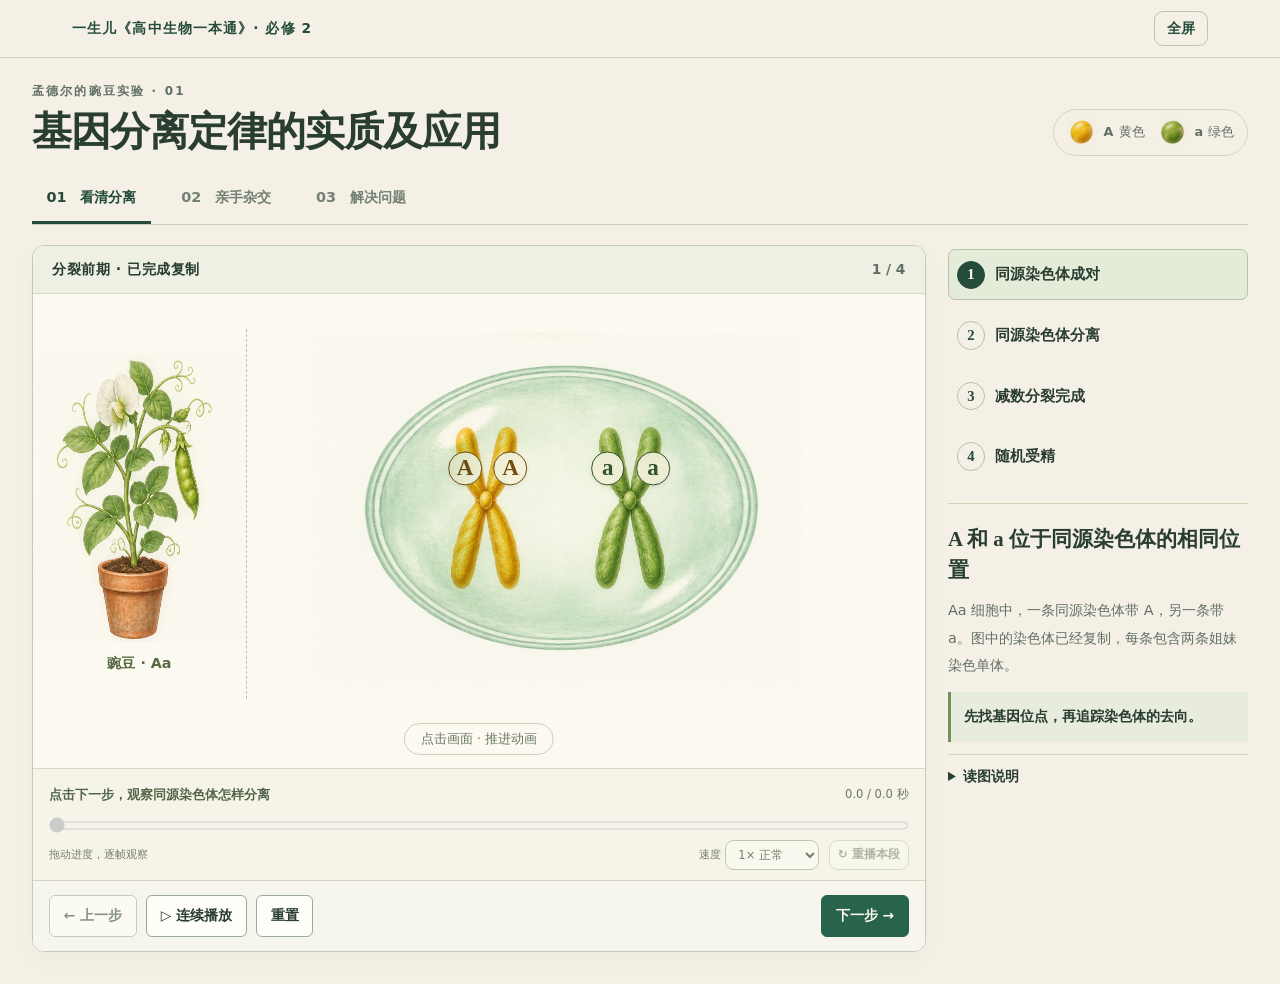
<file: index.html>
<!doctype html>
<html lang="zh-CN">
<head>
<meta charset="utf-8">
<meta name="viewport" content="width=device-width, initial-scale=1, viewport-fit=cover">
<meta name="description" content="跟随 Aa 的分离，用棋盘法与随机抽样探究基因分离定律。">
<title>基因分离定律的实质及应用｜一生儿</title>
<style>:root {
  color-scheme: light;
  --ink:#233b30; --muted:#4c6557; --deep:#173e31; --green:#28634c;
  --paper:#fffaf0; --canvas:#f4f4e9; --line:#d9dfce;
  --gold:#f0c25f; --sage:#a9c782;
  font:16px/1.55 "Source Sans 3","PingFang SC","Microsoft YaHei",system-ui,sans-serif;
}
* { box-sizing:border-box }
body { margin:0; color:var(--ink); background:radial-gradient(ellipse at 5% 0,#f5e8cb,transparent 45rem),var(--canvas) }
h1,h2,p { margin:0 }
button,select { font:inherit; color:inherit }
button,select { min-height:43px; padding:.42rem .85rem; border:1px solid #9baa9a; border-radius:9px; background:#fffdf7 }
button { cursor:pointer; font-weight:650 }
button:hover:not(:disabled),select:hover:not(:disabled) { background:#e9f0df; border-color:var(--green) }
:focus-visible { outline:3px solid #985500; outline-offset:3px; z-index:2 }
button:disabled,select:disabled { cursor:default; opacity:.55 }
[hidden] { display:none!important }
.primary,button.primary:hover:not(:disabled) { color:#fffaf0; background:var(--green); border-color:var(--green) }
button.primary:hover:not(:disabled) { background:var(--deep) }
.masthead { background:var(--deep); color:#fff8e3; border-bottom:3px solid #bc9e50 }
.mast-inner { width:min(1200px,100%); margin:auto; padding:.6rem 1.4rem; display:flex; align-items:center; justify-content:space-between; gap:.6rem }
.brand { font-weight:750; letter-spacing:.035em }
.display-tools { display:flex; gap:.5rem; flex-shrink:0 }
.display-tools button { min-height:35px; padding:.3rem .75rem; font-size:.86rem; background:#274f40; border-color:#6b8a72; color:#fff8e3 }
.display-tools button:hover:not(:disabled) { background:#426956 }
#landscape { display:none }
main { max-width:1200px; padding:1.45rem 1.4rem 2.4rem; margin:auto }
.title-area { display:flex; align-items:flex-end; justify-content:space-between; gap:1rem; margin-bottom:1.15rem }
.chapter { font-size:.82rem; letter-spacing:.13em; color:var(--muted); font-weight:750; margin-bottom:.3rem }
h1 { font:800 clamp(1.72rem,3.5vw,3.2rem)/1.18 "Songti SC","Noto Serif CJK SC",Georgia,serif; letter-spacing:.015em; text-wrap:balance }
h2 { font-size:1.17rem; line-height:1.35 }
.seed-key { display:flex; align-items:center; gap:1rem; font-size:.84rem; padding-bottom:.16rem; color:var(--muted); flex-shrink:0 }
.seed-key span { display:flex; align-items:center; gap:.32rem }
.seed { --seed-fill:var(--gold); --seed-dark:#9d6718; display:inline-block; width:1.05rem; height:1.05rem; flex:none; border:1px solid var(--seed-dark); border-radius:48% 52% 50% 46%; background:radial-gradient(circle at 32% 27%,#fff8caa6,transparent 51%),var(--seed-fill); box-shadow:inset -2px -2px 0 #47301122; transform:rotate(-18deg) }
.seed.green { --seed-fill:var(--sage); --seed-dark:#4b6a34 }
.modes { display:flex; gap:.35rem; margin-bottom:.9rem; padding-bottom:.62rem; border-bottom:1px solid #aab8a6 }
.modes button { min-width:7.25rem; background:transparent; border-color:transparent }
.modes button[aria-current="page"] { color:#fffaf0; background:var(--deep); border-color:var(--deep) }
.mechanism-layout,.lab-layout,.practice-layout { display:grid; grid-template-columns:minmax(0,2.15fr) minmax(270px,1fr); gap:1rem; align-items:start }
.board,.notebook { border:1px solid #a5b3a0; border-radius:16px; overflow:hidden; box-shadow:0 3px 0 #3d604014; background:#fffcf4 }
.board-head { display:flex; align-items:center; justify-content:space-between; gap:.5rem; padding:.72rem 1rem; background:#e9efe0; border-bottom:1px solid #c7d2bd }
.kicker { font-weight:750; letter-spacing:.035em; font-size:.9rem }
.counter { font-weight:750; font-variant-numeric:tabular-nums; font-size:.86rem; color:var(--muted) }
.notebook { padding:1rem; background:var(--paper); border-color:#c9c4a7 }
.phases { margin:0; padding:0; list-style:none; counter-reset:phases; display:grid; gap:.24rem }
.phases li { counter-increment:phases }
.phases button { width:100%; text-align:left; padding:.38rem .48rem; background:transparent; border-color:transparent; font-size:.92rem; display:flex; align-items:center; gap:.62rem }
.phases button::before { content:counter(phases); display:grid; place-items:center; width:1.65rem; height:1.65rem; background:#efead8; border:1px solid #d0cbb5; border-radius:50%; color:var(--deep); font-weight:750 }
.phases button[aria-current="step"] { background:#e7eedc; border-color:#aebfa4 }
.phases button[aria-current="step"]::before { color:#fffaf0; background:var(--deep); border-color:var(--deep) }
.explanation { border-top:1px solid #d7d1b7; margin-top:.85rem; padding-top:.95rem }
.explanation p,.notebook>p { margin:.45rem 0 .7rem; color:var(--muted) }
.insight { border-left:3px solid #a67a2c; background:#f5ebd1; padding:.45rem .62rem; font-weight:700; font-size:.9rem }
.notes { margin-top:.8rem; font-size:.87rem; border-top:1px solid #d7d1b7; padding-top:.65rem }
.notes summary { cursor:pointer; font-weight:750 }
.notes p { margin-top:.48rem; color:var(--muted) }
.scene { display:block; position:relative; width:100%; height:clamp(280px,31vw,390px); border:0; border-radius:0; padding:0; overflow:hidden; container-type:inline-size; background:radial-gradient(ellipse at 50% 49%,#fbfcf1 13%,transparent 62%),radial-gradient(#50775630 1px,transparent 1px) 0 0/15px 15px,#e7efdc }
.scene:hover:not(:disabled) { background:radial-gradient(ellipse at 50% 49%,#fffff4 13%,transparent 62%),radial-gradient(#50775630 1px,transparent 1px) 0 0/15px 15px,#e7efdc }
.scene:focus-visible { outline-offset:-5px }
.scene-art { position:absolute; inset:0 0 2rem; display:block }
.scene-prompt { position:absolute; left:50%; bottom:.66rem; transform:translateX(-50%); padding:.25rem .65rem; border:1px solid #9baa9a; border-radius:99px; background:#fffdf5; font-size:.82rem; white-space:nowrap }
.scene-caption,.scene-label,.cell-membrane,.chromosome,.direction,.gamete-chip,.fusion-result { position:absolute; left:var(--x); top:var(--y); translate:-50% -50% }
.scene-caption { font-size:clamp(.85rem,2.2cqw,1.08rem); font-weight:750; white-space:nowrap }
.scene-label { font-size:clamp(.73rem,1.95cqw,.96rem); white-space:nowrap }
.cell-membrane { width:var(--w); height:var(--h); border:2px solid #6f9173; border-radius:49% 51% 50% 48%; box-shadow:inset 0 0 0 4px #a9c2984d,0 3px 0 #6b8e6829; background:radial-gradient(ellipse at 38% 30%,#fffff5,#e0ecd4 80%); animation:appear .48s both }
.chromosome { color:var(--chrom-ink); width:clamp(21px,7cqw,59px); height:clamp(39px,13cqw,102px); filter:drop-shadow(1px 3px 0 #3d502730); }
.allele-A { --chrom-color:#edb94f; --chrom-ink:#775012; --chip-fill:#ffedb6 }
.allele-a { --chrom-color:#a6c779; --chrom-ink:#365733; --chip-fill:#e5efd3 }
.chromosome i { display:block; position:absolute; width:32%; height:93%; top:4%; left:34%; background:var(--chrom-color); border:1.5px solid var(--chrom-ink); box-shadow:inset -3px -2px 0 #32421f23; border-radius:49% 45% 49% 46%; transform:rotate(27deg) }
.chromosome i+i { transform:rotate(-27deg) }
.chromosome.single { scale:.76 }
.chromosome.single i { transform:rotate(-13deg) }
.chromosome .centromere { position:absolute; left:50%; top:50%; translate:-50% -50%; width:16%; aspect-ratio:1; background:var(--chrom-ink); border-radius:50% }
.chromosome.single .centromere { width:13% }
.locus { display:grid; place-items:center; position:absolute; left:75%; top:24%; translate:-50% -50%; width:clamp(15px,3.4cqw,27px); aspect-ratio:1; border-radius:50%; border:1px solid currentColor; color:var(--chrom-ink); background:var(--chip-fill); font:bold clamp(11px,2.5cqw,19px)/1 Georgia,serif }
.locus::before { content:""; position:absolute; right:100%; width:30%; height:1px; background:currentColor }
.locus-pair { left:25% }
.locus-pair::before { right:auto; left:100% }
.direction { color:#456c50; font-size:clamp(1.25rem,5.2cqw,2.4rem); animation:appear .65s both }
.fusion-result,.gamete-chip { font:bold clamp(1rem,4cqw,2rem)/1.1 Georgia,serif; display:grid; place-items:center; width:clamp(33px,8.2cqw,66px); aspect-ratio:1; background:var(--chip-fill); border:2px solid var(--chrom-ink); color:var(--chrom-ink); border-radius:50%; box-shadow:inset 0 0 0 3px #fff7dc85 }
.fusion-result { width:clamp(61px,15cqw,125px); font-size:clamp(1.5rem,6cqw,3rem); background:#fff9df; border-color:#8e8553; color:var(--deep) }
.fusion-result.filled { animation:appear .35s .52s both }
.fusion-pick { z-index:2; animation:merge .6s ease-in-out both }
.pool-prob { display:block; font:600 clamp(.61rem,1.65cqw,.84rem)/1.05 system-ui,sans-serif }
@keyframes merge {
  0% { left:var(--from-x); top:var(--from-y); opacity:.8 }
  82% { opacity:1 }
  100% { left:50%; top:50%; opacity:0 }
}
@keyframes appear { from { opacity:0 } to { opacity:1 } }
.transport { padding:.75rem .85rem; display:flex; flex-wrap:wrap; gap:.45rem; border-top:1px solid var(--line) }
.transport .primary { margin-left:auto }
.lab-main { display:grid; gap:1rem; min-width:0 }
.cross-body,.sample-body,.practice-body { padding:.85rem 1rem 1rem }
.segments,.parent-row,.sample-controls { display:flex; align-items:center; flex-wrap:wrap; gap:.5rem }
.segments button { min-height:38px; font-size:.9rem }
.segments button[aria-pressed="true"] { background:#e4edda; border-color:#709375; color:#164530 }
.parent-row { gap:.75rem; margin:.7rem 0 .4rem }
.parent-row select { margin-left:.35rem; min-width:4.4rem; font-weight:750 }
.cross-mark { font-size:1.5rem }
.hint { font-size:.87rem; color:var(--muted); min-height:1.55em }
.punnett { width:100%; border-spacing:.35rem; margin:.35rem -.35rem 0; width:calc(100% + .7rem); table-layout:fixed; text-align:center }
.punnett th { font-size:.86rem; font-weight:650; width:28%; background:#eaf0e1; border-radius:7px; padding:.32rem .2rem }
.punnett th:first-child { width:27% }
.punnett small { color:var(--muted); margin-left:.2rem }
.punnett td { padding:0 }
.punnett td button { width:100%; display:flex; align-items:center; justify-content:center; gap:.45rem; min-height:57px; background:#fff3cf; border-color:#c5a75e; padding:.25rem }
.punnett td button.recessive { background:#eaf2dd; border-color:#9db784 }
.punnett td button[aria-pressed="true"] { outline:2px solid var(--deep); outline-offset:-2px }
.punnett td b { font:700 1.32rem Georgia,serif }
.cell-detail { min-height:1.5em; color:var(--muted); font-size:.86rem; margin-top:.22rem }
.theory h2 { margin-bottom:.45rem }
.distribution { width:100%; border-collapse:collapse; font-size:.88rem; font-variant-numeric:tabular-nums }
.distribution caption { text-align:left; font-weight:750; padding:.45rem 0 .2rem }
.distribution th,.distribution td { padding:.26rem .14rem; border-bottom:1px solid #dedac8; text-align:right }
.distribution th:first-child { text-align:left }
.distribution thead { font-size:.79rem; color:var(--muted) }
.distribution .seed { width:.73rem; height:.73rem; margin-right:.34rem }
.meter { display:block; margin:.12rem 0; height:6px; width:100%; min-width:22px; border-radius:10px; background:#e8e7d9; overflow:hidden }
.meter i { display:block; height:100%; width:var(--p); background:#548460; border-radius:10px }
.ratio { margin:.6rem 0 .15rem; font-size:.89rem; font-weight:750 }
.sample-controls { margin-bottom:.42rem }
.sample-seeds { display:flex; flex-wrap:wrap; gap:.3rem; margin:.35rem 0 }
.sample-seeds:empty { display:none }
.question { margin:.65rem 0; font-weight:750; font-size:1.15rem; max-width:38rem }
.reasoning { margin:.5rem 0 .95rem; padding-left:1.6rem }
.reasoning li { padding:.35rem 0 .35rem .24rem }
.reasoning li:last-child { font-weight:700 }
.practice-controls { padding:.65rem 0 0 }
.sr-only { position:absolute; width:1px; height:1px; padding:0; margin:-1px; overflow:hidden; clip-path:inset(50%); white-space:nowrap }
body.presented { position:fixed; inset:0; overflow:auto; overscroll-behavior:contain }
@media (max-width:760px) {
  main { padding:1rem .75rem 1.6rem }
  .mast-inner { padding:.48rem .75rem }
  .mechanism-layout,.lab-layout,.practice-layout { grid-template-columns:minmax(0,1fr); gap:.68rem }
  .lab-main { display:contents }
  .theory { grid-row:2 }
  .title-area { flex-wrap:wrap; gap:.48rem; margin-bottom:.7rem }
  .modes { margin-bottom:.65rem; padding-bottom:.43rem }
  .modes button { min-width:0; flex:1; padding:.32rem .2rem }
  .scene { height:clamp(236px,66vw,345px) }
  .transport { gap:.35rem; padding:.57rem }
  .transport button { padding:.38rem .5rem; font-size:.84rem }
  .practice-controls { padding:.65rem 0 0 }
}
@media (orientation:portrait) and (max-width:760px) {
  #landscape { display:block }
}
body.rotated { position:fixed; left:100vw; top:0; width:100dvh; height:100vw; overflow:hidden; transform-origin:top left; transform:rotate(90deg); overscroll-behavior:contain }
body.rotated .mechanism-layout,body.rotated .lab-layout,body.rotated .practice-layout { grid-template-columns:minmax(0,1.9fr) minmax(195px,1fr) }
body.rotated .lab-main { display:grid }
body.rotated .theory { grid-row:auto }
body.rotated #page { width:100%; height:100%; overflow:auto; overscroll-behavior:contain }
body.rotated main { padding-top:.45rem }
body.rotated .chapter { display:none }
body.rotated h1 { font-size:1.48rem }
body.rotated .title-area { margin-bottom:.38rem }
body.rotated .modes { margin-bottom:.42rem; padding-bottom:.26rem }
body.rotated .board-head { padding:.43rem .75rem }
body.rotated .scene { height:clamp(128px,calc(100vw - 235px),260px) }
body.rotated .title-area { flex-wrap:nowrap }
body.rotated .chromosome { height:clamp(30px,8.2cqw,76px) }
body.rotated .gamete-chip { width:clamp(29px,7cqw,44px); font-size:1rem }
body.rotated .fusion-result { width:clamp(53px,12cqw,80px) }
@media (orientation:landscape) and (max-height:530px) {
  main { padding-top:.45rem }
  .chapter { display:none }
  h1 { font-size:1.48rem }
  .title-area { margin-bottom:.38rem }
  .modes { margin-bottom:.42rem; padding-bottom:.26rem }
  .board-head { padding:.43rem .75rem }
  .scene { height:clamp(128px,calc(100dvh - 235px),260px) }
  .chromosome { height:clamp(30px,8.2cqw,76px) }
  .gamete-chip { width:clamp(29px,7cqw,44px); font-size:1rem }
  .fusion-result { width:clamp(53px,12cqw,80px) }
  .mechanism-layout,.lab-layout,.practice-layout { grid-template-columns:minmax(0,1.9fr) minmax(195px,1fr) }
  .lab-main { display:grid }
  .theory { grid-row:auto }
}
@media (max-width:370px) {
  .brand { font-size:.79rem; letter-spacing:0 }
  .display-tools { gap:.25rem }
  .display-tools button { font-size:.75rem; padding:.3rem .4rem }
  .punnett td button { gap:.25rem }
}
@media (prefers-reduced-motion:reduce) {
  *,*::before,*::after { animation-duration:.01ms!important; animation-delay:0ms!important }
}
/* AI illustrations, overlaid with precise interactive labels. */
:root { --paper:#f7f1e5; --canvas:#f5f0e6; --ink:#293d31; --muted:#627064; --deep:#254b3b; --line:#d8d5c7 }
body { background:#f5f0e6 }
.masthead { background:transparent; color:var(--deep); border-bottom:1px solid #c9d0bd }
.mast-inner { max-width:1440px; padding:.7rem 2rem }
.brand { font-size:.86rem; letter-spacing:.08em }
.display-tools button { background:transparent; color:var(--deep); border-color:#bac5b6 }
main { max-width:1440px; padding:1.5rem 2rem 2rem }
.title-area { margin-bottom:1.3rem }
h1 { font-size:clamp(1.6rem,3.1vw,2.85rem); letter-spacing:-.025em }
.chapter { letter-spacing:.18em; font-size:.75rem; margin-bottom:.5rem }
.modes { gap:1rem; padding-bottom:0; margin-bottom:1.2rem; border-color:#c6cdbc }
.modes button { padding:.6rem .9rem .8rem; background:none; border:0; border-bottom:3px solid transparent; border-radius:0; color:#738172; font-size:.9rem }
.modes button[aria-current="page"] { background:none; color:var(--deep); border-bottom:3px solid var(--deep) }
.mechanism-layout { grid-template-columns:minmax(0,1fr) 300px; gap:1.4rem }
.board { border-color:#c6cbb9; border-radius:12px; box-shadow:0 8px 25px #5360420a; background:#fcf9f0 }
.board-head { background:#edf0e3; padding:.8rem 1.2rem; border-bottom:1px solid #d5d9c9 }
.notebook { background:transparent; border:0; border-radius:0; padding:.3rem 0; box-shadow:none }
.phases { gap:.6rem }
.phases button { min-height:51px; border-radius:7px; font-size:.92rem }
.phases button[aria-current="step"] { background:#e4ebd8; border-color:#b7c5a7 }
.phases button::before { background:transparent; border-color:#b5c0ad; font-family:Georgia,serif }
.explanation { margin-top:1.3rem; padding-top:1.2rem }
.explanation h2 { font-size:1.3rem; line-height:1.5; font-family:'Songti SC',serif }
.explanation p { font-size:.9rem; line-height:1.9; margin:.75rem 0 }
.insight { background:#e8ecdc; border-color:#72905b; padding:.8rem; line-height:1.7 }
.scene,.scene:hover:not(:disabled) { height:clamp(350px,37vw,515px); background:#fcf9f0 }
.scene-art { inset:0 0 2.7rem }
.scene-prompt { bottom:.8rem; font-weight:500; color:#697863; border-color:#c9d2bb; background:#fcf9f0; padding:.3rem 1rem }
.cell-membrane { border:0; border-radius:0; box-shadow:none; background-image:url('assets/biology-atlas.8b82e62ee740.png'); background-size:300% 200%; background-position:0 100%; mix-blend-mode:multiply }
.chromosome { width:clamp(65px,15cqw,140px); height:clamp(95px,21cqw,195px); filter:none }
.chromosome-art { display:block; width:100%; height:100%; background-image:url('assets/biology-atlas.8b82e62ee740.png'); background-size:300% 200%; background-position:50% 100%; mix-blend-mode:multiply }
.allele-a .chromosome-art { background-position:100% 100% }
.chromosome.single { scale:1; width:clamp(38px,7cqw,68px); height:clamp(65px,16cqw,145px) }
.chromosome.single .chromosome-art { background-image:url('assets/chromatids.46c3264439f9.png'); background-size:400% 100%; background-position:30% 50% }
.chromosome.single.allele-a .chromosome-art { background-position:70% 50% }
.locus { left:67%; top:28%; width:clamp(22px,3.8cqw,34px); background:#fffaf1; border-width:1.5px; box-shadow:0 2px 4px #33452016; font-size:clamp(15px,2.6cqw,23px) }
.locus-pair { left:33% }
.chromosome.single .locus { left:57%; top:28% }
.locus::before { display:none }
.scene-caption { color:#53654a; font-size:clamp(.8rem,1.8cqw,1rem); letter-spacing:.06em }
.scene-label { background:#fcf9f0d9; border-radius:5px; padding:3px 9px; color:#64735a; font-size:clamp(.7rem,1.7cqw,.9rem) }
.plant-context { position:absolute; left:var(--x); top:var(--y); translate:-50% -50%; width:24%; height:86%; display:flex; flex-direction:column; justify-content:center; align-items:center; border-right:1px dashed #bccaaa }
.plant-art { display:block; width:100%; aspect-ratio:1; background-image:url('assets/biology-atlas.8b82e62ee740.png'); background-size:300% 200%; background-position:0 0; mix-blend-mode:multiply }
.plant-context .plant-art { width:100%; height:78%; aspect-ratio:auto }
.plant-name { color:#596d48; font-size:clamp(.7rem,1.6cqw,.9rem); margin-top:.6rem }
.seed { background-image:url('assets/biology-atlas.8b82e62ee740.png'); background-size:300% 200%; background-position:50% 0; box-shadow:none; border:0; border-radius:0; transform:none; mix-blend-mode:multiply; width:1.7rem; height:1.7rem }
.seed.green { background-position:100% 0 }
.seed-key { gap:.8rem; padding:.4rem .8rem; border:1px solid #d0d5c5; border-radius:30px; font-size:.8rem }
.seed-key .seed { width:2rem; height:2rem }
.transport { padding:.85rem 1rem; background:#f7f6ed; gap:.6rem }
.transport button { min-height:42px; font-size:.86rem; border-radius:6px }
.parent-illustration { display:flex; height:125px; align-items:center; justify-content:space-around; margin:.3rem 0 }
.parent-illustration .plant-art { width:115px; height:125px; flex-shrink:0 }
.cross-caption { font-size:.8rem; color:var(--muted); max-width:180px; text-align:center }
.punnett td button { min-height:95px; flex-direction:column; gap:.1rem }
.punnett td button .seed { width:55px; height:55px }
.punnett td button b { font-size:1.15rem }
.punnett td button small { font-size:.75rem }
.sample-seeds .seed { width:32px; height:32px }
.distribution .seed { width:1.2rem; height:1.2rem; vertical-align:middle }
.fusion-result { background:#f7f5df; border-color:#9eaf84 }
.pool-chip { background:#f8f7e9; border-color:#a7b88f }
@media(max-width:1000px) { .mechanism-layout { grid-template-columns:minmax(0,1fr) 255px; gap:.8rem } main { padding:1.2rem } .mast-inner { padding:.65rem 1.2rem } }
@media(max-width:760px) { .mechanism-layout { grid-template-columns:1fr } main { padding:1rem .7rem } .mast-inner { padding:.5rem .7rem } .brand { font-size:.74rem; letter-spacing:0 } .title-area { gap:.8rem } .seed-key { padding:.2rem .6rem } .modes { gap:.2rem; margin-bottom:.8rem } .modes button { padding:.55rem .2rem; font-size:.8rem } .scene,.scene:hover:not(:disabled) { height:330px } .phases { grid-template-columns:1fr 1fr; gap:.25rem } .phases button { font-size:.78rem; min-height:40px; padding:.2rem } .phases button::before { width:1.4rem; height:1.4rem; flex-shrink:0 } .explanation { margin-top:.75rem; padding-top:.75rem } .notebook { padding:.3rem } .explanation h2 { font-size:1.15rem } .transport { padding:.6rem; gap:.3rem } .transport button { padding:.4rem .45rem; font-size:.78rem } }
@media(orientation:landscape) and (max-height:530px) { .scene,.scene:hover:not(:disabled) { height:270px } .mechanism-layout { grid-template-columns:minmax(0,1fr) 225px } .phases { grid-template-columns:1fr } .explanation { margin-top:.5rem;padding-top:.5rem } .explanation h2 { font-size:1rem } .explanation p { font-size:.78rem } .chapter { display:none } main { padding-top:.6rem } h1 { font-size:1.5rem } }
body.rotated .scene { height:270px }
.chromosome,.plant-context { mix-blend-mode:multiply }
.seed { background-color:transparent }
/* Continuous motion uses stable AI image layers, driven by one seekable playhead. */
.scene-layer { display:block;position:absolute;inset:0;pointer-events:none }
.scene-layer .cell-membrane,.scene-layer .direction,.scene-layer .fusion-result,.scene-layer .fusion-pick { animation:none }
.spindle { position:absolute;left:var(--x);top:var(--y);height:2px;translate:0 -50%;background:repeating-linear-gradient(90deg,#82916b 0 7px,transparent 7px 11px);opacity:0 }
.spindle-left::before,.spindle-right::after { content:'';position:absolute;top:-3px;width:8px;height:8px;border-radius:50%;background:#82916b }
.spindle-right::after { right:0 }
.motion-scrubber { padding:.6rem 1rem .65rem;background:#f6f4e9;border-top:1px solid #d5d9c9 }
.motion-caption { display:flex;gap:1rem;align-items:center;justify-content:space-between;min-height:2.5em;font-size:.8rem;line-height:1.5;color:#53654a }
#motion-status { font-weight:650 }
#motion-time { white-space:nowrap;flex-shrink:0;font-size:.72rem;font-variant-numeric:tabular-nums;color:#6c7863 }
#motion-progress { display:block;width:100%;height:23px;margin:.2rem 0;accent-color:#486b44;cursor:ew-resize }
.motion-options { display:flex;align-items:center;gap:.6rem;color:#768069;font-size:.7rem }
.motion-options>span { margin-right:auto }
.motion-options select,.motion-options button { min-height:30px;font-size:.72rem;padding:.18rem .5rem;border-color:#bdc8ae;background:#faf9ef }
.motion-options label { display:flex;align-items:center;gap:.3rem }
#pool-layer { opacity:0 }
.scene-layer .fusion-pick { z-index:4 }
@media(max-width:760px) { .motion-scrubber{padding:.5rem .6rem}.motion-caption{font-size:.72rem;gap:.5rem;min-height:3em}.motion-options{gap:.3rem}.motion-options>span{font-size:.65rem}.motion-options select,.motion-options button{font-size:.68rem;padding:.15rem .35rem}.scene,.scene:hover:not(:disabled){height:310px} }
</style>
</head>
<body>
<div id="page">
<header class="masthead">
  <div class="mast-inner">
    <div class="brand">一生儿《高中生物一本通》· 必修 2</div>
    <div class="display-tools">
      <button id="landscape" type="button" aria-pressed="false">横屏阅读</button>
      <button id="fullscreen" type="button" aria-pressed="false">全屏</button>
    </div>
  </div>
</header>
<main>
  <div class="title-area">
    <div>
      <p class="chapter">孟德尔的豌豆实验 · 01</p>
      <h1>基因分离定律的实质及应用</h1>
    </div>
    <div class="seed-key" aria-label="性状图例">
      <span><i class="seed yellow"></i><b>A</b> 黄色</span>
      <span><i class="seed green"></i><b>a</b> 绿色</span>
    </div>
  </div>

  <nav class="modes" aria-label="学习内容">
    <button type="button" data-view="mechanism" aria-current="page">01　看清分离</button>
    <button type="button" data-view="lab">02　亲手杂交</button>
    <button type="button" data-view="practice">03　解决问题</button>
  </nav>

  <section id="mechanism" class="view" aria-label="分离动画">
    <div class="mechanism-layout">
      <article class="board">
        <div class="board-head">
          <span class="kicker" id="phase-kind"></span>
          <span class="counter" id="phase-count"></span>
        </div>
        <button id="scene" class="scene" type="button" aria-describedby="phase-text">
          <span class="scene-art" id="scene-art" aria-hidden="true"></span>
          <span class="scene-prompt" id="scene-prompt"></span>
        </button>
        <div class="motion-scrubber">
          <div class="motion-caption"><span id="motion-status" role="status"></span><output id="motion-time">0.0 / 0.0 秒</output></div>
          <label class="sr-only" for="motion-progress">本段动画进度</label>
          <input id="motion-progress" type="range" min="0" max="1000" value="0" aria-label="本段动画进度">
          <div class="motion-options"><span>拖动进度，逐帧观察</span><label>速度 <select id="motion-speed"><option value="0.5">0.5× 慢放</option><option value="1" selected>1× 正常</option><option value="1.5">1.5×</option></select></label><button id="replay" type="button">↻ 重播本段</button></div>
        </div>
        <div class="transport" aria-label="动画控制">
          <button type="button" id="prev">← 上一步</button>
          <button type="button" id="play" aria-pressed="false">▷ 播放</button>
          <button type="button" id="reset">重置</button>
          <button type="button" id="next" class="primary">下一步 →</button>
        </div>
      </article>

      <aside class="notebook">
        <ol id="phases" class="phases" aria-label="跳转阶段">
          <li><button type="button" data-stage="0">同源染色体成对</button></li>
          <li><button type="button" data-stage="1">同源染色体分离</button></li>
          <li><button type="button" data-stage="2">减数分裂完成</button></li>
          <li><button type="button" data-stage="3">随机受精</button></li>
        </ol>
        <div class="explanation" aria-live="polite">
          <h2 id="phase-title"></h2>
          <p id="phase-text"></p>
          <div id="phase-insight" class="insight"></div>
        </div>
        <details class="notes">
          <summary>读图说明</summary>
          <p>只画出一对带有该位点的同源染色体，图形与比例为教学示意。前 3 步以 Aa 为例，略去交叉互换，按该位点与着丝粒间未发生交换的情形绘制。豌豆的配子经配子体发育形成。雌性减数分裂的四个产物通常只有一个继续发育。A、a 各占 ½ 指正常分离时的配子概率。</p>
        </details>
      </aside>
    </div>
  </section>

  <section id="lab" class="view lab-layout" aria-label="杂交实验" hidden>
    <div class="lab-main">
      <article class="board cross-board">
        <div class="board-head"><h2>亲本与配子</h2></div>
        <div class="cross-body">
          <div class="segments" aria-label="杂交方式">
            <button type="button" data-cross="self" aria-pressed="true">自交</button>
            <button type="button" data-cross="test" aria-pressed="false">测交</button>
            <button type="button" data-cross="custom" aria-pressed="false">自选亲本</button>
          </div>
          <div class="parent-row">
            <label>母本
              <select id="female"><option>AA</option><option selected>Aa</option><option>aa</option></select>
            </label>
            <span class="cross-mark" aria-hidden="true">×</span>
            <label>父本
              <select id="male"><option>AA</option><option selected>Aa</option><option>aa</option></select>
            </label>
          </div>
          <div class="parent-illustration" aria-hidden="true"><span class="plant-art"></span><span class="cross-caption">每次受精，双方各提供一个等位基因</span><span class="plant-art"></span></div><p id="cross-note" class="hint"></p>
          <table id="punnett" class="punnett" aria-label="杂交棋盘"></table>
          <p id="cell-detail" class="cell-detail" aria-live="polite"></p>
        </div>
      </article>
      <article class="board sample-board">
        <div class="board-head"><h2>模拟样本</h2><span class="counter" id="sample-count">共 0 粒</span></div>
        <div class="sample-body">
          <div class="sample-controls">
            <button type="button" id="draw-one" class="primary">抽 1 粒</button>
            <label class="sr-only" for="batch">每批粒数</label>
            <select id="batch" aria-label="每批粒数"><option value="20">20 粒</option><option value="100">100 粒</option><option value="1000">1 000 粒</option></select>
            <button type="button" id="draw-batch">抽取一批</button>
            <button type="button" id="clear-samples">清空</button>
          </div>
          <p id="latest" class="hint" aria-live="polite">每次从两种配子池各独立随机抽取一个配子。抽样结果累加。</p>
          <div id="sample-seeds" class="sample-seeds" aria-hidden="true"></div>
          <div id="observed"></div>
        </div>
      </article>
    </div>
    <aside class="notebook theory">
      <h2>理论概率</h2>
      <div id="theory" aria-live="polite"></div>
      <details class="notes">
        <summary>比例成立的条件</summary>
        <p>Aa × Aa 时，双方 A、a 配子各占 ½，随机受精，各类受精卵存活机会相同，得到 AA∶Aa∶aa = 1∶2∶1。在完全显性且表型可准确判定时，黄色∶绿色 = 3∶1。</p>
        <p>Aa × aa 时，一方只产生 a 配子，另一方 A、a 各占 ½。在同样的随机受精、等存活与完全显性条件下，黄色∶绿色 = 1∶1。有限样本中的频率会波动。</p>
      </details>
    </aside>
  </section>

  <section id="practice" class="view practice-layout" aria-label="应用推理" hidden>
    <article class="board">
      <div class="board-head"><h2>逐步推理</h2></div>
      <div class="practice-body">
        <label for="exercise">选择题目</label>
        <select id="exercise">
          <option value="0">测交鉴别基因型</option>
          <option value="1">黄色子代中的杂合子</option>
          <option value="2">连续出现黄色子代</option>
        </select>
        <p id="question" class="question"></p>
        <ol id="reasoning" class="reasoning" aria-live="polite"></ol>
        <div class="transport practice-controls">
          <button type="button" id="reason-back">← 上一步</button>
          <button type="button" id="reason-reset">重做</button>
          <button type="button" id="reason-next" class="primary">揭示下一步 →</button>
        </div>
      </div>
    </article>
    <aside class="notebook">
      <h2>用杂交实验验证</h2>
      <p id="exercise-link-text"></p>
      <button id="exercise-lab" type="button">带入实验 →</button>
    </aside>
  </section>
</main>
</div>
<script>const Genetics = (() => {
  const genotypes = ['AA', 'Aa', 'aa'];

  function gametes(genotype) {
    const alleles = [...new Set(genotype)];
    return alleles.map(allele => ({ allele, p: 1 / alleles.length }));
  }

  function combine(egg, sperm) {
    return egg === sperm ? egg + sperm : 'Aa';
  }

  function cross(female, male) {
    const eggs = gametes(female);
    const sperm = gametes(male);
    const totals = { AA: 0, Aa: 0, aa: 0 };
    const cells = eggs.map(egg => sperm.map(pollen => {
      const genotype = combine(egg.allele, pollen.allele);
      const p = egg.p * pollen.p;
      totals[genotype] += p;
      return { genotype, p, egg, sperm: pollen };
    }));
    return {
      eggs, sperm, cells, genotypes: totals,
      phenotypes: { yellow: totals.AA + totals.Aa, green: totals.aa },
    };
  }

  function resolveParents(mode, female, male) {
    if (mode === 'self') return [female, female];
    if (mode === 'test') return [female, 'aa'];
    return [female, male];
  }

  function fertilize(female, male, random = Math.random) {
    const egg = female[Math.floor(random() * 2)];
    const sperm = male[Math.floor(random() * 2)];
    return { egg, sperm, genotype: combine(egg, sperm) };
  }

  return { genotypes, gametes, cross, resolveParents, fertilize };
})();
if (typeof module !== 'undefined') module.exports = Genetics;
</script>
<script>const SegregationMotion = (() => {
  const clamp = (n,a=0,b=1) => Math.min(b,Math.max(a,n));
  const progress = (t,a,b) => {const x=clamp((t-a)/(b-a));return x*x*(3-2*x);};
  const mix = (a,b,p) => a+(b-a)*p;
  function frame(time) {
    const t=clamp(time,0,16), zoom=progress(t,0,1.5), separate=progress(t,1.5,4.2);
    const divide=progress(t,4.2,6), split=progress(t,6.3,7.5);
    const spread=progress(t,7,10.7), divide2=progress(t,10.5,12.6), exit=1-progress(t,13,14.3);
    return {
      motherX:mix(59,50,zoom), motherWidth:mix(55,87,zoom), motherHeight:mix(82,76,zoom),
      motherOpacity:1-divide, daughterOpacity:divide*(1-divide2)*exit,
      daughterWidth:mix(43,47,progress(t,8,10)), productOpacity:divide2*exit,
      plantOpacity:1-zoom,
      x:[mix(mix(51,44,zoom),26,separate),mix(mix(67,56,zoom),74,separate)],
      xOpacity:(1-split)*exit, rodsOpacity:split*exit,
      rods:[mix(26,14,spread),mix(26,38,spread),mix(74,62,spread),mix(74,86,spread)],
      spindleOpacity:progress(t,1.1,1.8)*(1-progress(t,4.2,5)),
      poolOpacity:progress(t,14.3,16),
      caption:t<1.5?'聚焦这一对同源染色体':t<4.2?'同源染色体移向相反两极；姐妹染色单体仍相连':t<6?'细胞分裂，A 与 a 进入不同子细胞':t<7.5?'着丝粒分裂，姐妹染色单体开始分开':t<10.5?'每个子细胞内，两条染色体分别移向两极':t<13?'再次分裂，形成 2 个带 A、2 个带 a 的产物':t<14.3?'配子形成结束，接下来观察两个亲本': '转到卵细胞池和精子池，准备随机受精'
    };
  }
  function advance(state,seconds) {
    if(!state.playing)return {...state};
    const time=Math.min(state.end,state.time+Math.max(0,seconds)*state.speed);
    return {...state,time,playing:time<state.end};
  }
  return {frame,advance,progress,mix};
})();
if(typeof module!=='undefined')module.exports=SegregationMotion;
</script>
<script>(() => {
  const { genotypes, cross, resolveParents, fertilize } = Genetics;
  const byId = id => document.getElementById(id);
  const all = selector => [...document.querySelectorAll(selector)];
  const number = new Intl.NumberFormat('zh-CN');
  const percent = probability => `${Math.round(probability * 1000) / 10}%`;
  const fraction = probability => ({ 1: '1', 0.5: '½', 0.25: '¼' }[probability]);
  const phenotype = genotype => genotype === 'aa' ? '绿色' : '黄色';
  const seed = genotype => `<i class="seed ${genotype === 'aa' ? 'green' : 'yellow'}" aria-hidden="true"></i>`;

  const phases = [
    {
      kind: '分裂前期 · 已完成复制',
      title: 'A 和 a 位于同源染色体的相同位置',
      text: 'Aa 细胞中，一条同源染色体带 A，另一条带 a。图中的染色体已经复制，每条包含两条姐妹染色单体。',
      insight: '先找基因位点，再追踪染色体的去向。',
    },
    {
      kind: '减数第一次分裂 · 后期',
      title: '同源染色体分向两极',
      text: '带 A 和带 a 的同源染色体被拉向细胞两极。随同源染色体分开，A 与 a 也分别进入两个子细胞。此时姐妹染色单体仍连在一起。',
      insight: '等位基因随同源染色体分离。',
    },
    {
      kind: '减数第二次分裂 · 分离至完成',
      title: '每个分裂产物只含 A 或 a',
      text: '姐妹染色单体分开后，图中 4 个单倍体产物有 2 个带 A、2 个带 a。正常情况下，Aa 产生的 A 与 a 配子各占 ½。',
      insight: '配子只带这一对等位基因中的一个。',
    },
    {
      kind: '受精 · 从两个配子池各取一个',
      title: '受精使等位基因重新成对',
      text: '点击画面，从卵细胞池和精子池各随机抽取一个配子。两者携带的等位基因决定这一粒子代的基因型。结果计入杂交实验。',
      insight: '每次受精独立抽取，结果可重复出现。',
    },
  ];

  const exercises = [
    {
      question: '一株结黄色种子的豌豆是 AA 还是 Aa？怎样用测交判断？',
      steps: [
        '黄色是显性表型，待测植株可能是 AA，也可能是 Aa。',
        '用隐性纯合子 aa 测交。它只提供 a，子代差异来自待测亲本的配子。',
        '如果待测亲本是 AA，理论上子代全为黄色 Aa；如果是 Aa，理论上黄色 Aa 和绿色 aa 各占 ½。',
        '出现绿色子代可判定待测亲本为 Aa。样本量较小时，若子代全黄，Aa 仍有可能。',
      ],
      link: '从 Aa × aa 开始，再把母本改成 AA，比较两种假设。',
      mode: 'test',
    },
    {
      question: 'Aa 自交，已知随机选到的是一粒黄色种子。它是 Aa 的概率是多少？',
      steps: [
        'Aa 自交，子代 AA、Aa、aa 的理论概率依次为 ¼、½、¼。',
        '在完全显性条件下，黄色包括 AA 和 Aa，因此黄色的概率为 ¼ + ½ = ¾。',
        'Aa 都是黄色。限定在黄色子代中，Aa 的条件概率是 (½) ÷ (¾) = ⅔。',
      ],
      link: '带入 Aa 自交，在棋盘中逐格找出能形成黄色子代的格子。',
      mode: 'self',
    },
    {
      question: '已知 Aa 与 aa 测交，随机观察 3 粒子代。三粒都为黄色的概率是多少？',
      steps: [
        'Aa × aa 的子代有 ½ 为黄色 Aa，½ 为绿色 aa。',
        '若三次受精相互独立，每粒仍有 ½ 的概率为黄色。',
        '三粒都为黄色的概率为 ½ × ½ × ½ = ⅛。样本很小时，测交可能暂时观察不到绿色。',
      ],
      link: '带入 Aa × aa，连续点三次「抽 1 粒」观察结果。',
      mode: 'test',
    },
  ];

  let stage = 0;
  let view = 'mechanism';
  let mode = 'self';
  let female = 'Aa';
  let customMale = 'Aa';
  let run = null;
  const M = SegregationMotion;
  const boundaries = [0, 6, 13, 16];
  let player = {time:0,start:0,end:0,playing:false,speed:1,type:'separation'};
  let continuous = false;
  let lastFrame = 0;
  let fusionCommitted = false;
  let reason = 0;
  let selectedCell = null;
  let counts = { AA: 0, Aa: 0, aa: 0 };
  let recent = [];
  let latest = null;
  let fusion = null;
  const motion = window.matchMedia('(prefers-reduced-motion: reduce)');
  const naturalLandscape = window.matchMedia('(orientation: landscape)');
  const parents = () => resolveParents(mode, female, customMale);

  function setPressed(selector, isActive) {
    for (const button of all(selector)) {
      button.setAttribute('aria-pressed', String(isActive(button)));
    }
  }

  function showView(nextView, moveFocus = false) {
    stopPlayback();
    view = nextView;
    for (const panel of all('.view')) panel.hidden = panel.id !== view;
    for (const button of all('[data-view]')) {
      if (button.dataset.view === view) {
        button.setAttribute('aria-current', 'page');
        if (moveFocus) button.focus();
      } else {
        button.removeAttribute('aria-current');
      }
    }
    if (view === 'mechanism') { rebuildPool(); renderStage(); }
    if (view === 'lab') renderLab();
    if (view === 'practice') renderExercise();
  }

  function at(className, x, y, content = '', style = '') {
    return `<span class="${className}" style="--x:${x}%;--y:${y}%;${style}">${content}</span>`;
  }

  function membrane(x, y, width, height) {
    return at('cell-membrane', x, y, '', `--w:${width}%;--h:${height}%;`);
  }

  function chromosome(allele, x, y, single = false) {
    return at(`chromosome allele-${allele}${single ? ' single' : ''}`, x, y,
      `<span class="chromosome-art" aria-hidden="true"></span><span class="locus">${allele}</span>${single ? '' : `<span class="locus locus-pair">${allele}</span>`}`);
  }

  // These image layers are created once; every frame moves the existing objects.
  function initScene() {
    byId('scene-art').innerHTML = '<span id="separation-layer" class="scene-layer">' +
      at('plant-context',12,51,'<span class="plant-art"></span><span class="plant-name">豌豆 · Aa</span>') +
      membrane(59,50,55,82) + [26,74].map(x=>membrane(x,50,43,76)).join('') +
      [14,38,62,86].map(x=>membrane(x,50,21,53)).join('') +
      at('spindle spindle-left',18,50) + at('spindle spindle-right',74,50) +
      chromosome('A',51,50) + chromosome('a',67,50) +
      [14,38,62,86].map((x,i)=>chromosome(i<2?'A':'a',x,50,true)).join('') +
      at('scene-label product-note',26,86,'A 配子概率 ½') + at('scene-label product-note',74,86,'a 配子概率 ½') +
      '</span><span id="pool-layer" class="scene-layer"></span>';
    rebuildPool();
  }

  function rebuildPool() {
    byId('pool-layer').innerHTML = renderFertilization();
  }

  function place(node,x,opacity) {
    node.style.setProperty('--x',x+'%');
    node.style.opacity=opacity;
  }

  function paintSeparation(t) {
    const f=M.frame(t), layer=byId('separation-layer');
    const membranes=[...layer.querySelectorAll('.cell-membrane')];
    place(membranes[0],f.motherX,f.motherOpacity);
    membranes[0].style.setProperty('--w',f.motherWidth+'%');
    membranes[0].style.setProperty('--h',f.motherHeight+'%');
    membranes.slice(1,3).forEach((n,i)=>{place(n,[26,74][i],f.daughterOpacity);n.style.setProperty('--w',f.daughterWidth+'%');});
    membranes.slice(3).forEach((n,i)=>place(n,[14,38,62,86][i],f.productOpacity));
    layer.querySelector('.plant-context').style.opacity=f.plantOpacity;
    [...layer.querySelectorAll('.chromosome:not(.single)')].forEach((n,i)=>place(n,f.x[i],f.xOpacity));
    [...layer.querySelectorAll('.single')].forEach((n,i)=>place(n,f.rods[i],f.rodsOpacity));
    layer.querySelectorAll('.product-note').forEach(n=>n.style.opacity=f.productOpacity);
    const lines=layer.querySelectorAll('.spindle');
    place(lines[0],18,f.spindleOpacity);lines[0].style.width=(f.x[0]-18)+'%';
    place(lines[1],f.x[1],f.spindleOpacity);lines[1].style.width=(82-f.x[1])+'%';
    byId('pool-layer').style.opacity=f.poolOpacity;
    byId('motion-status').textContent=t===0?'点击下一步，观察同源染色体怎样分离':t===16?'两个亲本的配子池已就绪，点击画面开始受精':f.caption;
  }

  function paintFusion(t) {
    paintSeparation(16);
    const travel=M.progress(t,.5,2.9), merge=M.progress(t,2.9,3.7);
    all('.fusion-pick').forEach((n,i)=>{
      const x=Number(n.style.getPropertyValue('--from-x').replace('%',''));
      const y=Number(n.style.getPropertyValue('--from-y').replace('%',''));
      place(n,M.mix(x,i===0?47:53,travel),1-merge);
      n.style.setProperty('--y',M.mix(y,50,travel)+'%');
    });
    const result=byId('pool-layer').querySelector('.fusion-result');
    result.style.opacity=merge;
    result.style.transform='scale('+M.mix(.8,1,merge)+')';
    byId('pool-layer').querySelector('.scene-label').textContent=t<2.9?'两枚配子各携带一个等位基因':`受精卵 · ${fusion.genotype} · ${phenotype(fusion.genotype)}子代`;
    byId('motion-status').textContent=t<.5?'从两个配子池各抽取一枚配子':t<2.9?'追踪选中的配子：正在向中央靠近':t<3.7?'两枚配子结合，等位基因重新成对':'受精完成；本次结果已计入杂交实验';
  }

  function paintFrame() {
    if(player.type==='fusion')paintFusion(player.time);else paintSeparation(player.time);
    if(player.type==='separation'&&player.time===player.end){
      if(stage===1)byId('motion-status').textContent='第一次分裂完成：A 与 a 已进入不同子细胞';
      if(stage===2)byId('motion-status').textContent='第二次分裂完成：2 个产物带 A，2 个产物带 a';
    }
    const span=player.end-player.start;
    byId('motion-progress').disabled=!span;
    byId('motion-progress').value=span?Math.round((player.time-player.start)/span*1000):0;
    byId('motion-time').textContent=`${(player.time-player.start).toFixed(1)} / ${span.toFixed(1)} 秒`;
    byId('scene').dataset.stage=stage;
    byId('scene-prompt').textContent=player.playing?'点击画面 · 暂停观察':player.time<player.end?'点击画面 · 继续动画':stage===3?'点击画面 · 随机受精':'点击画面 · 推进动画';
    byId('scene').setAttribute('aria-label',byId('motion-status').textContent+'。'+byId('scene-prompt').textContent);
    byId('play').textContent=player.playing?'Ⅱ 暂停':player.time<player.end?'▷ 继续':'▷ 连续播放';
    byId('play').setAttribute('aria-pressed',String(player.playing));
    byId('next').disabled=player.playing;
    byId('replay').disabled=stage===0;
  }

  function renderFertilization() {
    const [mother, father] = parents();
    const { eggs, sperm } = cross(mother, father);
    const poolY = (gameteList, index) => gameteList.length === 1 ? 50 : 35 + index * 37;
    const pool = (gameteList, x) => gameteList.map(({ allele, p }, index) =>
      at(`gamete-chip pool-chip pool-${x===19?'egg':'sperm'} allele-${allele}`, x, poolY(gameteList, index),
        `<span>${allele}<small class="pool-prob">${fraction(p)}</small></span>`)
    ).join('');
    const pick = (allele, gameteList, x) => {
      const y = poolY(gameteList, gameteList.findIndex(item => item.allele === allele));
      return at(`gamete-chip fusion-pick allele-${allele}`, 50, 50, allele,
        `--from-x:${x}%;--from-y:${y}%;`);
    };
    const paired = fusion ? pick(fusion.egg, eggs, 19) + pick(fusion.sperm, sperm, 81) : '';
    return at('scene-caption', 19, 14, `卵细胞池 · ${mother}`)
      + at('scene-caption', 81, 14, `精子池 · ${father}`)
      + pool(eggs, 19) + pool(sperm, 81)
      + at('direction', 33, 50, '→') + at('direction', 67, 50, '←')
      + at(`fusion-result${fusion ? ' filled' : ''}`, 50, 50, fusion?.genotype ?? '?')
      + at('scene-label', 50, 75, fusion ? `受精卵 · ${phenotype(fusion.genotype)}子代` : '待受精')
      + paired;
  }

  function renderStage() {
    const phase=phases[stage];
    byId('phase-kind').textContent=phase.kind;
    byId('phase-count').textContent=`${stage+1} / ${phases.length}`;
    byId('phase-title').textContent=phase.title;
    byId('phase-text').textContent=phase.text;
    byId('phase-insight').textContent=phase.insight;
    byId('prev').disabled=stage===0;
    byId('next').textContent=stage===3?'进入杂交实验 →':'下一步 →';
    all('#phases [data-stage]').forEach(button=>{
      if(Number(button.dataset.stage)===stage)button.setAttribute('aria-current','step');
      else button.removeAttribute('aria-current');
    });
    paintFrame();
  }

  function stopPlayback() {
    cancelAnimationFrame(run);
    run=null;
    player.playing=false;
    continuous=false;
    if(byId('pool-layer'))paintFrame();
  }

  function completeFusion() {
    if(fusionCommitted||!fusion)return;
    latest=fusion;
    counts[fusion.genotype]++;
    recent.push(fusion.genotype);
    if(recent.length>24)recent.shift();
    fusionCommitted=true;
  }

  function tick(now) {
    player=M.advance(player,Math.min((now-lastFrame)/1000,.1));
    lastFrame=now;
    if(!player.playing && player.type==='fusion')completeFusion();
    paintFrame();
    if(player.playing){run=requestAnimationFrame(tick);return;}
    run=null;
    if(continuous && player.type==='separation'){
      if(stage<3)beginStage(stage+1,true);
      else drawFusion(true);
    }else continuous=false;
  }

  function startPlayback(auto=false) {
    continuous=auto;
    player.playing=true;
    lastFrame=performance.now();
    cancelAnimationFrame(run);
    run=requestAnimationFrame(tick);
    paintFrame();
  }

  function beginStage(next,auto=false) {
    stopPlayback();
    stage=next;
    fusion=null;
    rebuildPool();
    player={...player,type:'separation',start:boundaries[Math.max(0,stage-1)],time:boundaries[Math.max(0,stage-1)],end:boundaries[stage],playing:false};
    renderStage();
    if(stage>0){
      if(motion.matches&&!auto){player.time=player.end;paintFrame();}
      else startPlayback(auto);
    }
  }

  function goStage(next) {beginStage(Math.min(Math.max(next,0),3));}

  function togglePlayback() {
    if(player.playing){stopPlayback();return;}
    if(player.time<player.end){startPlayback(true);return;}
    if(stage===3){drawFusion();return;}
    beginStage(stage+1,true);
  }

  function draw(count) {
    const [mother, father] = parents();
    for (let index = 0; index < count; index++) {
      latest = fertilize(mother, father);
      counts[latest.genotype]++;
      recent.push(latest.genotype);
      if (recent.length > 24) recent.shift();
    }
    return latest;
  }

  function drawFusion(auto=false) {
    stopPlayback();
    fusion=fertilize(...parents());
    fusionCommitted=false;
    rebuildPool();
    player={...player,type:'fusion',time:0,start:0,end:4.5,playing:false};
    startPlayback(auto);
  }

  function clearSamples() {
    counts = { AA: 0, Aa: 0, aa: 0 };
    recent = [];
    latest = null;
    fusion = null;
    fusionCommitted = false;
    if(stage===3){player={...player,type:'separation',start:13,time:16,end:16,playing:false};rebuildPool();}
  }

  function changeCross(update) {
    const previous = parents().join('×');
    update();
    if (parents().join('×') !== previous) {
      clearSamples();
      selectedCell = null;
    }
    renderLab();
  }

  function renderPunnett(result) {
    const { eggs, sperm, cells } = result;
    const heading = gamete => `<b>${gamete.allele}</b><small>${fraction(gamete.p)}</small>`;
    byId('punnett').innerHTML = `<thead><tr><th>卵 ↓ / 精 →</th>${
      sperm.map(item => `<th scope="col">${heading(item)}</th>`).join('')
    }</tr></thead><tbody>${cells.map((row, i) => `<tr><th scope="row">${heading(eggs[i])}</th>${
      row.map(({ genotype, p }, j) => `<td><button type="button" data-cell="${i}:${j}" aria-label="${genotype}，${percent(p)}"
        class="${genotype === 'aa' ? 'recessive' : ''}" aria-pressed="${selectedCell === `${i}:${j}`}">
        ${seed(genotype)}<b>${genotype}</b><small>${percent(p)}</small></button></td>`).join('')
    }</tr>`).join('')}</tbody>`;
    renderCellDetail(result);
  }

  function renderCellDetail(result) {
    let description = '点棋盘格，查看配子组合和概率。';
    if (selectedCell !== null) {
      const [i, j] = selectedCell.split(':').map(Number);
      const { egg, sperm, genotype, p } = result.cells[i][j];
      description = `卵 ${egg.allele} × 精 ${sperm.allele} → ${genotype}（${phenotype(genotype)}）。本格概率 ${fraction(egg.p)} × ${fraction(sperm.p)} = ${percent(p)}。`;
    }
    byId('cell-detail').textContent = description;
  }

  function distribution(caption, rows, total = null) {
    const observed = total !== null;
    return `<table class="distribution"><caption>${caption}</caption><thead><tr><th scope="col">类别</th>
      ${observed ? '<th scope="col">粒数</th>' : ''}<th scope="col">${observed ? '频率' : '概率'}</th>
      <th scope="col"><span class="sr-only">比例条</span></th></tr></thead><tbody>
      ${rows.map(([name, value, icon]) => {
        const p = observed ? value / total : value;
        const displayed = observed && !total ? '—' : percent(p);
        const width = observed && !total ? 0 : p * 100;
        return `<tr><th scope="row">${icon ?? ''}${name}</th>
          ${observed ? `<td>${number.format(value)}</td>` : ''}<td>${displayed}</td>
          <td><span class="meter" aria-hidden="true"><i style="--p:${width}%"></i></span></td></tr>`;
      }).join('')}</tbody></table>`;
  }

  function renderSamples() {
    const total = counts.AA + counts.Aa + counts.aa;
    byId('sample-count').textContent = `共 ${number.format(total)} 粒`;
    byId('clear-samples').disabled = total === 0;
    byId('latest').textContent = latest
      ? `最近一粒：卵 ${latest.egg} × 精 ${latest.sperm} → ${latest.genotype}（${phenotype(latest.genotype)}）。下方展示最近 ${recent.length} 粒。`
      : '每次从卵细胞池和精子池各独立抽取一个配子。抽样结果累加。';
    byId('sample-seeds').innerHTML = recent.map(seed).join('');
    byId('observed').innerHTML = distribution('实测基因型', genotypes.map(g => [g, counts[g]]), total)
      + distribution('实测表型', [['黄色', counts.AA + counts.Aa, seed('AA')], ['绿色', counts.aa, seed('aa')]], total);
  }

  function renderLab() {
    const [mother, father] = parents();
    byId('female').value = mother;
    byId('male').value = father;
    byId('male').disabled = mode !== 'custom';
    setPressed('[data-cross]', button => button.dataset.cross === mode);
    byId('cross-note').textContent = {
      self: '同株自交，父本基因型与母本相同。',
      test: '测交，以隐性纯合子 aa 提供精子。',
      custom: '可分别选择卵细胞和精子的亲本。',
    }[mode];
    const result = cross(mother, father);
    renderPunnett(result);
    const { yellow, green } = result.phenotypes;
    const key = [mother, father].sort().join('×');
    const ratio = key === 'Aa×Aa'
      ? '基因型 1∶2∶1 · 表型 3∶1'
      : key === 'Aa×aa' ? 'Aa∶aa = 1∶1 · 黄色∶绿色 = 1∶1' : '';
    byId('theory').innerHTML = distribution('子代基因型', genotypes.map(g => [g, result.genotypes[g]]))
      + distribution('子代表型 · 完全显性', [['黄色', yellow, seed('AA')], ['绿色', green, seed('aa')]])
      + (ratio ? `<p class="ratio">${ratio}</p>` : '');
    renderSamples();
  }

  function renderExercise() {
    const exercise = exercises[byId('exercise').value];
    byId('question').textContent = exercise.question;
    byId('reasoning').innerHTML = exercise.steps.slice(0, reason).map(step => `<li>${step}</li>`).join('');
    byId('reason-next').disabled = reason === exercise.steps.length;
    byId('reason-next').textContent = reason === exercise.steps.length ? '推理完成' : '揭示下一步 →';
    byId('reason-back').disabled = reason === 0;
    byId('reason-reset').disabled = reason === 0;
    byId('exercise-link-text').textContent = exercise.link;
  }

  function renderDisplay() {
    const rotated = document.body.classList.contains('rotated');
    const full = Boolean(document.fullscreenElement) || document.body.classList.contains('presented');
    byId('landscape').setAttribute('aria-pressed', String(rotated));
    byId('landscape').textContent = rotated ? '恢复竖屏' : '横屏阅读';
    byId('fullscreen').setAttribute('aria-pressed', String(full));
    byId('fullscreen').textContent = full ? '退出全屏' : '全屏';
  }

  async function toggleFullscreen() {
    if (document.fullscreenElement) {
      await document.exitFullscreen();
    } else if (document.body.classList.contains('presented')) {
      document.body.classList.remove('presented');
    } else {
      try {
        await document.documentElement.requestFullscreen();
      } catch {
        document.body.classList.add('presented');
      }
    }
    renderDisplay();
  }

  all('[data-view]').forEach(button => button.addEventListener('click', () => showView(button.dataset.view)));
  all('#phases [data-stage]').forEach(button => button.addEventListener('click', () => goStage(Number(button.dataset.stage))));
  byId('prev').addEventListener('click', () => goStage(stage - 1));
  byId('next').addEventListener('click', () => stage === 3 ? showView('lab', true) : goStage(stage + 1));
  byId('play').addEventListener('click', togglePlayback);
  byId('reset').addEventListener('click', () => goStage(0));
  byId('scene').addEventListener('click', () => {
    if(player.playing){stopPlayback();return;}
    if(player.time<player.end){startPlayback();return;}
    if(stage<3)goStage(stage+1);else drawFusion();
  });
  byId('replay').addEventListener('click',()=>{
    stopPlayback();
    if(player.type==='fusion'){player.time=0;startPlayback();}
    else beginStage(stage);
  });
  byId('motion-progress').addEventListener('input',event=>{
    const requested=Number(event.target.value);
    stopPlayback();
    player.time=player.start+(player.end-player.start)*requested/1000;
    paintFrame();
    if(player.type==='fusion'&&!fusionCommitted&&player.time===player.end){
      byId('motion-status').textContent='查看受精终点（拖动预览不新增样本）；重播本段可完成本次受精';
    }
  });
  byId('motion-speed').addEventListener('change',event=>{player.speed=Number(event.target.value);});
  document.addEventListener('visibilitychange',()=>{if(document.hidden)stopPlayback();});
  all('[data-cross]').forEach(button => button.addEventListener('click', () => changeCross(() => {
    mode = button.dataset.cross;
  })));
  byId('female').addEventListener('change', event => changeCross(() => { female = event.target.value; }));
  byId('male').addEventListener('change', event => changeCross(() => { customMale = event.target.value; }));
  byId('punnett').addEventListener('click', event => {
    const button = event.target.closest('[data-cell]');
    if (!button) return;
    selectedCell = button.dataset.cell;
    setPressed('[data-cell]', cell => cell === button);
    renderCellDetail(cross(...parents()));
  });
  byId('draw-one').addEventListener('click', () => { draw(1); renderSamples(); });
  byId('draw-batch').addEventListener('click', () => { draw(Number(byId('batch').value)); renderSamples(); });
  byId('clear-samples').addEventListener('click', () => { clearSamples(); renderSamples(); });
  byId('exercise').addEventListener('change', () => { reason = 0; renderExercise(); });
  byId('reason-next').addEventListener('click', () => { reason++; renderExercise(); });
  byId('reason-back').addEventListener('click', () => { reason--; renderExercise(); });
  byId('reason-reset').addEventListener('click', () => { reason = 0; renderExercise(); });
  byId('exercise-lab').addEventListener('click', () => {
    changeCross(() => { mode = exercises[byId('exercise').value].mode; female = 'Aa'; });
    showView('lab', true);
  });
  byId('fullscreen').addEventListener('click', toggleFullscreen);
  document.addEventListener('fullscreenchange', renderDisplay);
  byId('landscape').addEventListener('click', () => {
    document.body.classList.toggle('rotated');
    renderDisplay();
  });
  naturalLandscape.addEventListener('change', event => {
    if (event.matches) document.body.classList.remove('rotated');
    renderDisplay();
  });
  document.addEventListener('keydown', event => {
    if (event.key !== 'Escape') return;
    document.body.classList.remove('presented', 'rotated');
    renderDisplay();
  });

  initScene();
  renderStage();
  renderLab();
  renderExercise();
})();
</script>
</body>
</html>
</file>
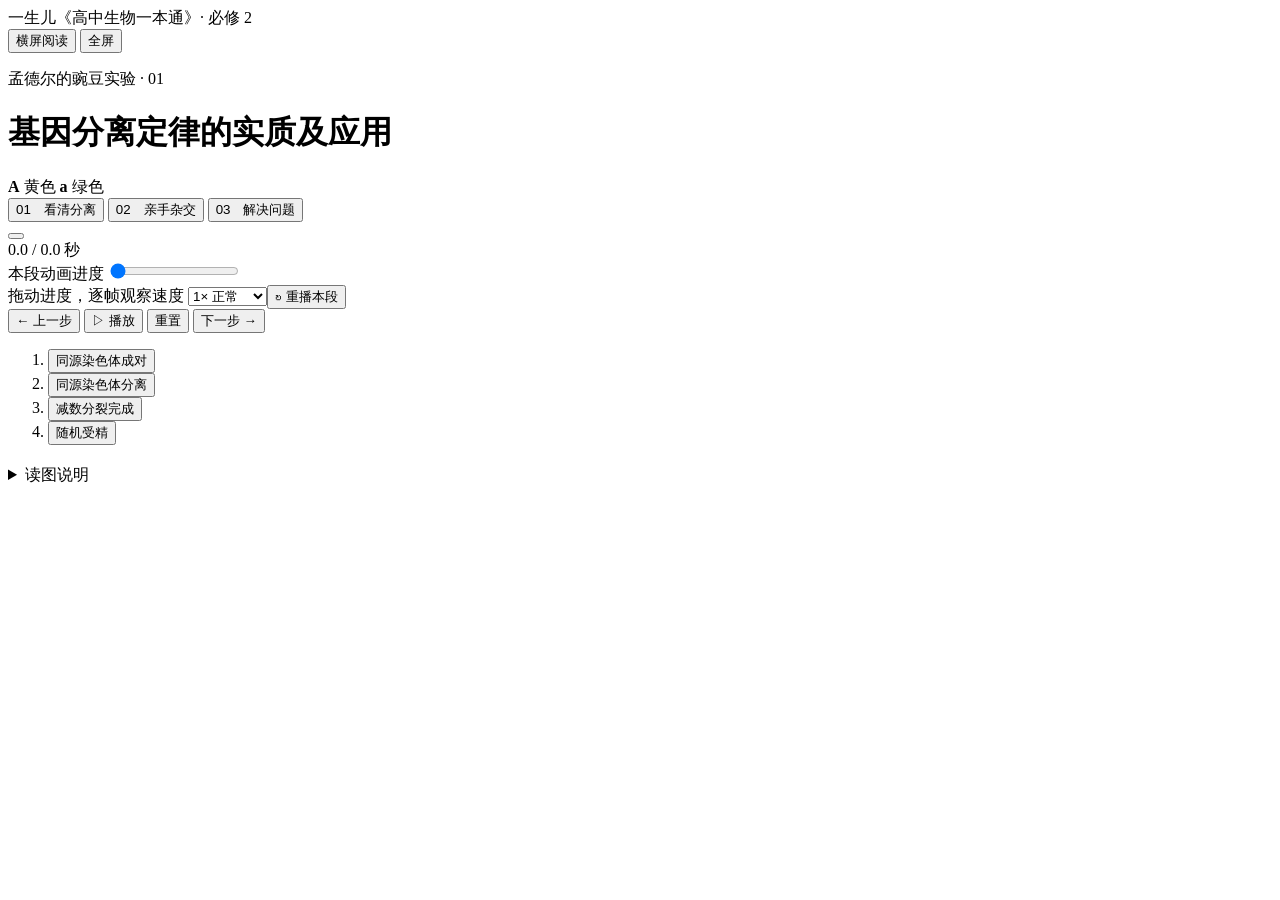
<file: src/template.html>
<!doctype html>
<html lang="zh-CN">
<head>
<meta charset="utf-8">
<meta name="viewport" content="width=device-width, initial-scale=1, viewport-fit=cover">
<meta name="description" content="跟随 Aa 的分离，用棋盘法与随机抽样探究基因分离定律。">
<title>基因分离定律的实质及应用｜一生儿</title>
<style>/* STYLES */</style>
</head>
<body>
<div id="page">
<header class="masthead">
  <div class="mast-inner">
    <div class="brand">一生儿《高中生物一本通》· 必修 2</div>
    <div class="display-tools">
      <button id="landscape" type="button" aria-pressed="false">横屏阅读</button>
      <button id="fullscreen" type="button" aria-pressed="false">全屏</button>
    </div>
  </div>
</header>
<main>
  <div class="title-area">
    <div>
      <p class="chapter">孟德尔的豌豆实验 · 01</p>
      <h1>基因分离定律的实质及应用</h1>
    </div>
    <div class="seed-key" aria-label="性状图例">
      <span><i class="seed yellow"></i><b>A</b> 黄色</span>
      <span><i class="seed green"></i><b>a</b> 绿色</span>
    </div>
  </div>

  <nav class="modes" aria-label="学习内容">
    <button type="button" data-view="mechanism" aria-current="page">01　看清分离</button>
    <button type="button" data-view="lab">02　亲手杂交</button>
    <button type="button" data-view="practice">03　解决问题</button>
  </nav>

  <section id="mechanism" class="view" aria-label="分离动画">
    <div class="mechanism-layout">
      <article class="board">
        <div class="board-head">
          <span class="kicker" id="phase-kind"></span>
          <span class="counter" id="phase-count"></span>
        </div>
        <button id="scene" class="scene" type="button" aria-describedby="phase-text">
          <span class="scene-art" id="scene-art" aria-hidden="true"></span>
          <span class="scene-prompt" id="scene-prompt"></span>
        </button>
        <div class="motion-scrubber">
          <div class="motion-caption"><span id="motion-status" role="status"></span><output id="motion-time">0.0 / 0.0 秒</output></div>
          <label class="sr-only" for="motion-progress">本段动画进度</label>
          <input id="motion-progress" type="range" min="0" max="1000" value="0" aria-label="本段动画进度">
          <div class="motion-options"><span>拖动进度，逐帧观察</span><label>速度 <select id="motion-speed"><option value="0.5">0.5× 慢放</option><option value="1" selected>1× 正常</option><option value="1.5">1.5×</option></select></label><button id="replay" type="button">↻ 重播本段</button></div>
        </div>
        <div class="transport" aria-label="动画控制">
          <button type="button" id="prev">← 上一步</button>
          <button type="button" id="play" aria-pressed="false">▷ 播放</button>
          <button type="button" id="reset">重置</button>
          <button type="button" id="next" class="primary">下一步 →</button>
        </div>
      </article>

      <aside class="notebook">
        <ol id="phases" class="phases" aria-label="跳转阶段">
          <li><button type="button" data-stage="0">同源染色体成对</button></li>
          <li><button type="button" data-stage="1">同源染色体分离</button></li>
          <li><button type="button" data-stage="2">减数分裂完成</button></li>
          <li><button type="button" data-stage="3">随机受精</button></li>
        </ol>
        <div class="explanation" aria-live="polite">
          <h2 id="phase-title"></h2>
          <p id="phase-text"></p>
          <div id="phase-insight" class="insight"></div>
        </div>
        <details class="notes">
          <summary>读图说明</summary>
          <p>只画出一对带有该位点的同源染色体，图形与比例为教学示意。前 3 步以 Aa 为例，略去交叉互换，按该位点与着丝粒间未发生交换的情形绘制。豌豆的配子经配子体发育形成。雌性减数分裂的四个产物通常只有一个继续发育。A、a 各占 ½ 指正常分离时的配子概率。</p>
        </details>
      </aside>
    </div>
  </section>

  <section id="lab" class="view lab-layout" aria-label="杂交实验" hidden>
    <div class="lab-main">
      <article class="board cross-board">
        <div class="board-head"><h2>亲本与配子</h2></div>
        <div class="cross-body">
          <div class="segments" aria-label="杂交方式">
            <button type="button" data-cross="self" aria-pressed="true">自交</button>
            <button type="button" data-cross="test" aria-pressed="false">测交</button>
            <button type="button" data-cross="custom" aria-pressed="false">自选亲本</button>
          </div>
          <div class="parent-row">
            <label>母本
              <select id="female"><option>AA</option><option selected>Aa</option><option>aa</option></select>
            </label>
            <span class="cross-mark" aria-hidden="true">×</span>
            <label>父本
              <select id="male"><option>AA</option><option selected>Aa</option><option>aa</option></select>
            </label>
          </div>
          <div class="parent-illustration" aria-hidden="true"><span class="plant-art"></span><span class="cross-caption">每次受精，双方各提供一个等位基因</span><span class="plant-art"></span></div><p id="cross-note" class="hint"></p>
          <table id="punnett" class="punnett" aria-label="杂交棋盘"></table>
          <p id="cell-detail" class="cell-detail" aria-live="polite"></p>
        </div>
      </article>
      <article class="board sample-board">
        <div class="board-head"><h2>模拟样本</h2><span class="counter" id="sample-count">共 0 粒</span></div>
        <div class="sample-body">
          <div class="sample-controls">
            <button type="button" id="draw-one" class="primary">抽 1 粒</button>
            <label class="sr-only" for="batch">每批粒数</label>
            <select id="batch" aria-label="每批粒数"><option value="20">20 粒</option><option value="100">100 粒</option><option value="1000">1 000 粒</option></select>
            <button type="button" id="draw-batch">抽取一批</button>
            <button type="button" id="clear-samples">清空</button>
          </div>
          <p id="latest" class="hint" aria-live="polite">每次从两种配子池各独立随机抽取一个配子。抽样结果累加。</p>
          <div id="sample-seeds" class="sample-seeds" aria-hidden="true"></div>
          <div id="observed"></div>
        </div>
      </article>
    </div>
    <aside class="notebook theory">
      <h2>理论概率</h2>
      <div id="theory" aria-live="polite"></div>
      <details class="notes">
        <summary>比例成立的条件</summary>
        <p>Aa × Aa 时，双方 A、a 配子各占 ½，随机受精，各类受精卵存活机会相同，得到 AA∶Aa∶aa = 1∶2∶1。在完全显性且表型可准确判定时，黄色∶绿色 = 3∶1。</p>
        <p>Aa × aa 时，一方只产生 a 配子，另一方 A、a 各占 ½。在同样的随机受精、等存活与完全显性条件下，黄色∶绿色 = 1∶1。有限样本中的频率会波动。</p>
      </details>
    </aside>
  </section>

  <section id="practice" class="view practice-layout" aria-label="应用推理" hidden>
    <article class="board">
      <div class="board-head"><h2>逐步推理</h2></div>
      <div class="practice-body">
        <label for="exercise">选择题目</label>
        <select id="exercise">
          <option value="0">测交鉴别基因型</option>
          <option value="1">黄色子代中的杂合子</option>
          <option value="2">连续出现黄色子代</option>
        </select>
        <p id="question" class="question"></p>
        <ol id="reasoning" class="reasoning" aria-live="polite"></ol>
        <div class="transport practice-controls">
          <button type="button" id="reason-back">← 上一步</button>
          <button type="button" id="reason-reset">重做</button>
          <button type="button" id="reason-next" class="primary">揭示下一步 →</button>
        </div>
      </div>
    </article>
    <aside class="notebook">
      <h2>用杂交实验验证</h2>
      <p id="exercise-link-text"></p>
      <button id="exercise-lab" type="button">带入实验 →</button>
    </aside>
  </section>
</main>
</div>
<script>/* GENETICS */</script>
<script>/* MOTION */</script>
<script>/* APP */</script>
</body>
</html>
</file>
